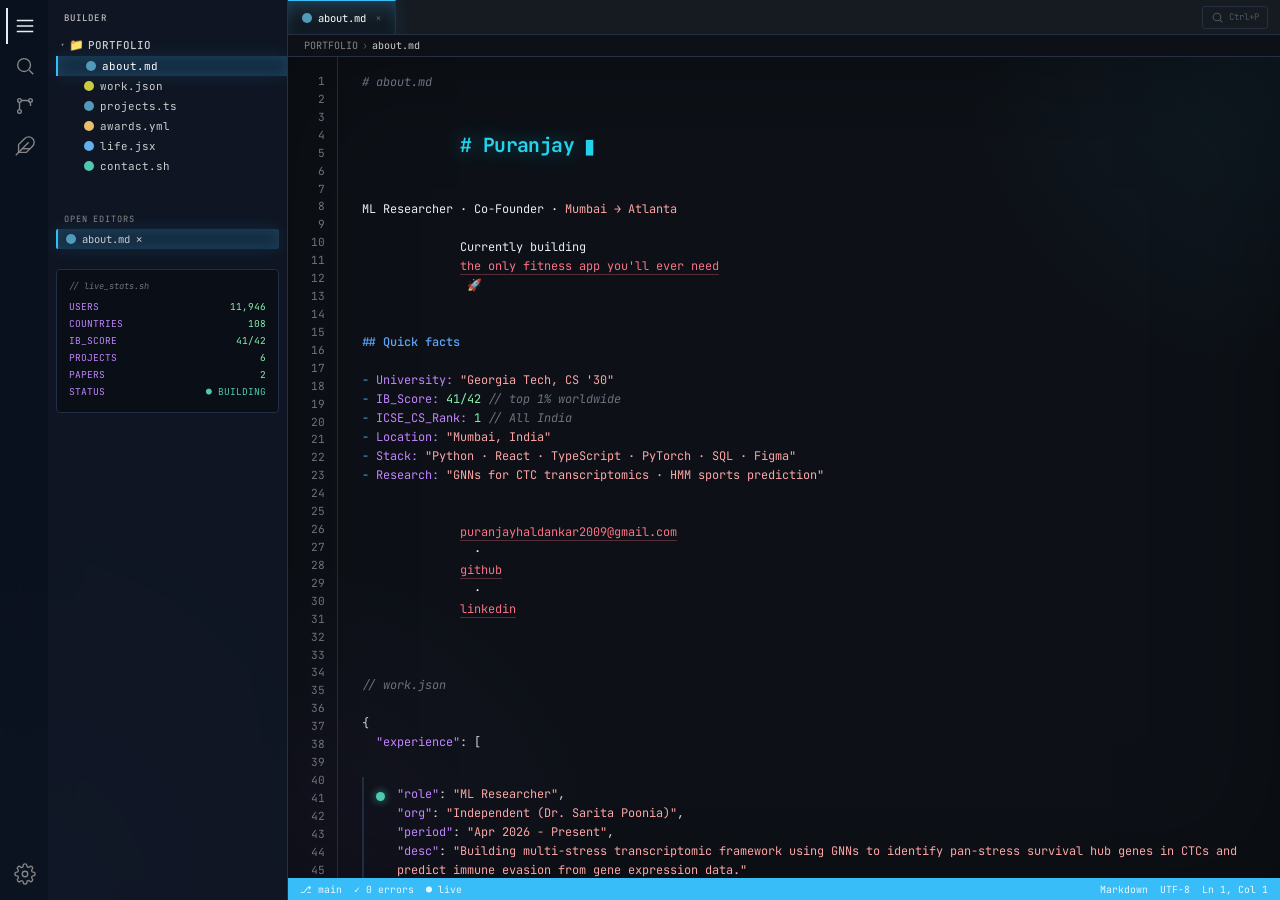
<file: index.html>
<!DOCTYPE html>
<html lang="en">
<head>
  <meta charset="UTF-8" />
  <meta name="viewport" content="width=device-width, initial-scale=1.0" />
  <title>Puranjay Haldankar</title>
  <link rel="stylesheet" href="style.css" />
  <link rel="preconnect" href="https://fonts.googleapis.com" />
  <link rel="preconnect" href="https://fonts.gstatic.com" crossorigin />
  <link href="https://fonts.googleapis.com/css2?family=JetBrains+Mono:ital,wght@0,300;0,400;0,500;0,700;1,300&display=swap" rel="stylesheet" />
</head>
<body>

  <!-- COMMAND PALETTE -->
  <div class="cmd-overlay" id="cmdOverlay">
    <div class="cmd-box">
      <div class="cmd-input-wrap">
        <span class="cmd-arrow">›</span>
        <input class="cmd-input" id="cmdInput" placeholder="Go to file..." autofocus />
      </div>
      <div class="cmd-results">
        <div class="cmd-result active" data-href="#about">about.md <span class="cmd-hint">About</span></div>
        <div class="cmd-result" data-href="#work">work.json <span class="cmd-hint">Experience</span></div>
        <div class="cmd-result" data-href="#projects">projects.ts <span class="cmd-hint">Projects</span></div>
        <div class="cmd-result" data-href="#awards">awards.yml <span class="cmd-hint">Awards</span></div>
        <div class="cmd-result" data-href="#life">hobbies.jsx <span class="cmd-hint">Life</span></div>
        <div class="cmd-result" data-href="#contact">contact.sh <span class="cmd-hint">Contact</span></div>
      </div>
    </div>
  </div>

  <!-- ACTIVITY BAR -->
  <div class="activity-bar">
    <div class="activity-icon active" title="Explorer" data-section="explorer">
      <svg width="22" height="22" viewBox="0 0 24 24" fill="none" stroke="currentColor" stroke-width="1.5"><path d="M3 6h18M3 12h18M3 18h18"/></svg>
    </div>
    <div class="activity-icon" title="Search" data-section="search">
      <svg width="22" height="22" viewBox="0 0 24 24" fill="none" stroke="currentColor" stroke-width="1.5"><circle cx="11" cy="11" r="7"/><path d="m21 21-4.35-4.35"/></svg>
    </div>
    <div class="activity-icon" title="Source Control" data-section="git">
      <svg width="22" height="22" viewBox="0 0 24 24" fill="none" stroke="currentColor" stroke-width="1.5"><circle cx="6" cy="6" r="2"/><circle cx="6" cy="18" r="2"/><circle cx="18" cy="6" r="2"/><path d="M6 8v8M8 6h6a4 4 0 0 1 4 4v2"/></svg>
    </div>
    <div class="activity-icon" title="Extensions" data-section="ext">
      <svg width="22" height="22" viewBox="0 0 24 24" fill="none" stroke="currentColor" stroke-width="1.5"><path d="M20.24 12.24a6 6 0 0 0-8.49-8.49L5 10.5V19h8.5l6.74-6.76z"/><line x1="16" y1="8" x2="2" y2="22"/><line x1="17.5" y1="15" x2="9" y2="15"/></svg>
    </div>
    <div class="activity-spacer"></div>
    <div class="activity-icon" title="Settings">
      <svg width="22" height="22" viewBox="0 0 24 24" fill="none" stroke="currentColor" stroke-width="1.5"><circle cx="12" cy="12" r="3"/><path d="M19.4 15a1.65 1.65 0 0 0 .33 1.82l.06.06a2 2 0 0 1-2.83 2.83l-.06-.06a1.65 1.65 0 0 0-1.82-.33 1.65 1.65 0 0 0-1 1.51V21a2 2 0 0 1-4 0v-.09A1.65 1.65 0 0 0 9 19.4a1.65 1.65 0 0 0-1.82.33l-.06.06a2 2 0 0 1-2.83-2.83l.06-.06A1.65 1.65 0 0 0 4.68 15a1.65 1.65 0 0 0-1.51-1H3a2 2 0 0 1 0-4h.09A1.65 1.65 0 0 0 4.6 9a1.65 1.65 0 0 0-.33-1.82l-.06-.06a2 2 0 0 1 2.83-2.83l.06.06A1.65 1.65 0 0 0 9 4.68a1.65 1.65 0 0 0 1-1.51V3a2 2 0 0 1 4 0v.09a1.65 1.65 0 0 0 1 1.51 1.65 1.65 0 0 0 1.82-.33l.06-.06a2 2 0 0 1 2.83 2.83l-.06.06A1.65 1.65 0 0 0 19.4 9a1.65 1.65 0 0 0 1.51 1H21a2 2 0 0 1 0 4h-.09a1.65 1.65 0 0 0-1.51 1z"/></svg>
    </div>
  </div>

  <!-- SIDEBAR -->
  <aside class="sidebar" id="sidebar">
    <div class="sidebar-header">BUILDER</div>
    <div class="sidebar-section">
      <div class="tree-root open" id="treeRoot">
        <span class="tree-arrow">▾</span>
        <span class="tree-folder-icon">📁</span>
        <span>PORTFOLIO</span>
      </div>
      <div class="tree-children" id="treeChildren">
        <a href="#about" class="tree-file active" data-file="about.md">
          <span class="file-icon md"></span>about.md
        </a>
        <a href="#work" class="tree-file" data-file="work.json">
          <span class="file-icon json"></span>work.json
        </a>
        <a href="#projects" class="tree-file" data-file="projects.ts">
          <span class="file-icon ts"></span>projects.ts
        </a>
        <a href="#awards" class="tree-file" data-file="awards.yml">
          <span class="file-icon yml"></span>awards.yml
        </a>
        <a href="#life" class="tree-file" data-file="hobbies.jsx">
          <span class="file-icon jsx"></span>life.jsx
        </a>
        <a href="#contact" class="tree-file" data-file="contact.sh">
          <span class="file-icon sh"></span>contact.sh
        </a>
      </div>
    </div>
    <div class="sidebar-section" style="margin-top:1.5rem">
      <div class="sidebar-group-label">OPEN EDITORS</div>
      <div class="open-editors">
        <div class="open-editor active">
          <span class="file-icon md"></span>about.md
          <span class="editor-close">✕</span>
        </div>
      </div>
    </div>
    <!-- LIVE METRICS PANEL -->
    <div class="metrics-panel">
      <div class="metrics-label">// live_stats.sh</div>
      <div class="metric-line"><span class="m-key">USERS</span><span class="m-val counter" data-target="20000">0</span></div>
      <div class="metric-line"><span class="m-key">COUNTRIES</span><span class="m-val">108</span></div>
      <div class="metric-line"><span class="m-key">IB_SCORE</span><span class="m-val">41/42</span></div>
      <div class="metric-line"><span class="m-key">PROJECTS</span><span class="m-val">6</span></div>
      <div class="metric-line"><span class="m-key">PAPERS</span><span class="m-val">2</span></div>
      <div class="metric-line"><span class="m-key">STATUS</span><span class="m-val blink-val">● BUILDING</span></div>
    </div>
  </aside>

  <!-- MAIN EDITOR AREA -->
  <div class="editor-wrap">

    <!-- TAB BAR -->
    <div class="tab-bar" id="tabBar">
      <div class="tab active" data-file="about.md">
        <span class="file-icon md"></span>about.md
        <span class="tab-close">✕</span>
      </div>
      <!-- cmd palette hint -->
      <div class="cmd-hint-tab" id="cmdHint" title="Open Command Palette (Ctrl+P)">
        <svg width="13" height="13" viewBox="0 0 24 24" fill="none" stroke="currentColor" stroke-width="2"><circle cx="11" cy="11" r="7"/><path d="m21 21-4.35-4.35"/></svg>
        Ctrl+P
      </div>
    </div>

    <!-- BREADCRUMB -->
    <div class="breadcrumb">
      <span>PORTFOLIO</span>
      <span class="bc-sep">›</span>
      <span class="bc-active" id="breadcrumbFile">about.md</span>
    </div>

    <!-- EDITOR CONTENT -->
    <main class="editor-content">
      <div class="code-view">
        <div class="line-nums" id="lineNums"></div>
        <div class="code-body">

          <!-- ── ABOUT ──────────────────────────── -->
          <section id="about" class="code-section">
            <div class="code-line"><span class="ln-comment"># about.md</span></div>
            <div class="code-line">&nbsp;</div>
            <div class="code-line">
              <span class="ln-h1 typed-text" id="typedName"></span><span class="cursor">█</span>
            </div>
            <div class="code-line">&nbsp;</div>
            <div class="code-line"><span class="ln-text">ML Researcher · Co-Founder · </span><span class="ln-string">Mumbai → Atlanta</span></div>
            <div class="code-line">
              <span class="ln-text">Currently building </span>
              <a href="#" class="ln-link">the only fitness app you'll ever need</a>
              <span class="ln-text"> 🚀</span>
            </div>
            <div class="code-line">&nbsp;</div>
            <div class="code-line"><span class="ln-h2">## Quick facts</span></div>
            <div class="code-line">&nbsp;</div>
            <div class="code-line reveal"><span class="ln-bullet">-</span> <span class="ln-key">University:</span> <span class="ln-string">"Georgia Tech, CS '30"</span></div>
            <div class="code-line reveal"><span class="ln-bullet">-</span> <span class="ln-key">IB_Score:</span> <span class="ln-number">41/42</span> <span class="ln-comment">// top 1% worldwide</span></div>
            <div class="code-line reveal"><span class="ln-bullet">-</span> <span class="ln-key">ICSE_CS_Rank:</span> <span class="ln-number">1</span> <span class="ln-comment">// All India</span></div>
            <div class="code-line reveal"><span class="ln-bullet">-</span> <span class="ln-key">Location:</span> <span class="ln-string">"Mumbai, India"</span></div>
            <div class="code-line reveal"><span class="ln-bullet">-</span> <span class="ln-key">Stack:</span> <span class="ln-string">"Python · React · TypeScript · PyTorch · SQL · Figma"</span></div>
            <div class="code-line reveal"><span class="ln-bullet">-</span> <span class="ln-key">Research:</span> <span class="ln-string">"GNNs for CTC transcriptomics · HMM sports prediction"</span></div>
            <div class="code-line">&nbsp;</div>
            <div class="code-line">
              <a href="mailto:puranjayhaldankar2009@gmail.com" class="ln-link">puranjayhaldankar2009@gmail.com</a>
              <span class="ln-text">  ·  </span>
              <a href="https://github.com/puranjayh" class="ln-link" target="_blank">github</a>
              <span class="ln-text">  ·  </span>
              <a href="https://www.linkedin.com/in/puranjay-haldankar-529a07320/" class="ln-link" target="_blank">linkedin</a>
            </div>
            <div class="code-line">&nbsp;</div>
            <div class="code-line">&nbsp;</div>
          </section>

          <!-- ── WORK ──────────────────────────── -->
          <section id="work" class="code-section">
            <div class="code-line"><span class="ln-comment">// work.json</span></div>
            <div class="code-line">&nbsp;</div>
            <div class="code-line"><span class="ln-punct">{</span></div>
            <div class="code-line">&nbsp;&nbsp;<span class="ln-key">"experience"</span><span class="ln-punct">: [</span></div>
            <div class="code-line">&nbsp;</div>

            <div class="work-entry reveal">
              <div class="work-header">
                <div class="work-dot dot-active"></div>
                <div>
                  <div class="code-line"><span class="ln-key">"role"</span><span class="ln-punct">:</span> <span class="ln-string">"ML Researcher"</span><span class="ln-punct">,</span></div>
                  <div class="code-line"><span class="ln-key">"org"</span><span class="ln-punct">:</span> <span class="ln-string">"Independent (Dr. Sarita Poonia)"</span><span class="ln-punct">,</span></div>
                  <div class="code-line"><span class="ln-key">"period"</span><span class="ln-punct">:</span> <span class="ln-string">"Apr 2026 - Present"</span><span class="ln-punct">,</span></div>
                  <div class="code-line"><span class="ln-key">"desc"</span><span class="ln-punct">:</span> <span class="ln-string">"Building multi-stress transcriptomic framework using GNNs to identify pan-stress survival hub genes in CTCs and predict immune evasion from gene expression data."</span></div>
                  <div class="work-tags"><span class="tag">GNN</span><span class="tag">RNA-seq</span><span class="tag">PyTorch</span><span class="tag">Bioinformatics</span></div>
                </div>
              </div>
            </div>

            <div class="work-entry reveal">
              <div class="work-header">
                <div class="work-dot dot-active"></div>
                <div>
                  <div class="code-line"><span class="ln-key">"role"</span><span class="ln-punct">:</span> <span class="ln-string">"Co-Founder & CTO"</span><span class="ln-punct">,</span></div>
                  <div class="code-line"><span class="ln-key">"org"</span><span class="ln-punct">:</span> <span class="ln-string">"IB Cognito"</span><span class="ln-punct">,</span></div>
                  <div class="code-line"><span class="ln-key">"period"</span><span class="ln-punct">:</span> <span class="ln-string">"Jul 2024 - Present"</span><span class="ln-punct">,</span></div>
                  <div class="code-line"><span class="ln-key">"desc"</span><span class="ln-punct">:</span> <span class="ln-string">"Built free IB learning platform from scratch → 10k monthly users, 108 countries. Backed by WACP International."</span></div>
                  <div class="work-tags"><span class="tag">React</span><span class="tag">Node.js</span><span class="tag">10k users</span><span class="tag">108 countries</span></div>
                </div>
              </div>
            </div>

            <div class="work-entry reveal">
              <div class="work-header">
                <div class="work-dot dot-active"></div>
                <div>
                  <div class="code-line"><span class="ln-key">"role"</span><span class="ln-punct">:</span> <span class="ln-string">"Co-ops Lead"</span><span class="ln-punct">,</span></div>
                  <div class="code-line"><span class="ln-key">"org"</span><span class="ln-punct">:</span> <span class="ln-string">"MLV"</span><span class="ln-punct">,</span></div>
                  <div class="code-line"><span class="ln-key">"period"</span><span class="ln-punct">:</span> <span class="ln-string">"Feb 2026 - Present"</span><span class="ln-punct">,</span></div>
                  <div class="code-line"><span class="ln-key">"desc"</span><span class="ln-punct">:</span> <span class="ln-string">"Managing and scaling brand ambassador network across India. Recruiting, onboarding, and performance-tracking community leads."</span></div>
                  <div class="work-tags"><span class="tag">Leadership</span><span class="tag">Operations</span></div>
                </div>
              </div>
            </div>

            <div class="work-entry reveal">
              <div class="work-header">
                <div class="work-dot dot-past"></div>
                <div>
                  <div class="code-line"><span class="ln-key">"role"</span><span class="ln-punct">:</span> <span class="ln-string">"AI/ML Intern"</span><span class="ln-punct">,</span></div>
                  <div class="code-line"><span class="ln-key">"org"</span><span class="ln-punct">:</span> <span class="ln-string">"Pharmint"</span><span class="ln-punct">,</span></div>
                  <div class="code-line"><span class="ln-key">"period"</span><span class="ln-punct">:</span> <span class="ln-string">"Jun - Aug 2025"</span><span class="ln-punct">,</span></div>
                  <div class="code-line"><span class="ln-key">"desc"</span><span class="ln-punct">:</span> <span class="ln-string">"ML classification of hypoxic vs normoxic cancer cell states from RNA-seq data. 83.3% accuracy via LOO CV. Supervised by Dr. Sarita Poonia."</span></div>
                  <div class="work-tags"><span class="tag">Random Forest</span><span class="tag">RNA-seq</span><span class="tag">83.3% acc</span></div>
                </div>
              </div>
            </div>

            <div class="work-entry reveal">
              <div class="work-header">
                <div class="work-dot dot-past"></div>
                <div>
                  <div class="code-line"><span class="ln-key">"role"</span><span class="ln-punct">:</span> <span class="ln-string">"Web Developer"</span><span class="ln-punct">,</span></div>
                  <div class="code-line"><span class="ln-key">"org"</span><span class="ln-punct">:</span> <a href="https://sanjayrajawat.com" class="ln-link" target="_blank">"sanjayrajawat.com"</a><span class="ln-punct">,</span></div>
                  <div class="code-line"><span class="ln-key">"period"</span><span class="ln-punct">:</span> <span class="ln-string">"Jun - Sep 2025"</span><span class="ln-punct">,</span></div>
                  <div class="code-line"><span class="ln-key">"desc"</span><span class="ln-punct">:</span> <span class="ln-string">"End-to-end dev of IB educational platform with 3k+ paid users. 40+ dynamic pages, interactive quizzes (HTML/CSS/PHP), Stripe payment infra."</span></div>
                  <div class="work-tags"><span class="tag">PHP</span><span class="tag">Stripe</span><span class="tag">3k+ users</span></div>
                </div>
              </div>
            </div>

            <div class="work-entry reveal">
              <div class="work-header">
                <div class="work-dot dot-past"></div>
                <div>
                  <div class="code-line"><span class="ln-key">"role"</span><span class="ln-punct">:</span> <span class="ln-string">"Policy Research Intern"</span><span class="ln-punct">,</span></div>
                  <div class="code-line"><span class="ln-key">"org"</span><span class="ln-punct">:</span> <span class="ln-string">"Government of Uttar Pradesh"</span><span class="ln-punct">,</span></div>
                  <div class="code-line"><span class="ln-key">"period"</span><span class="ln-punct">:</span> <span class="ln-string">"May - Jul 2025"</span><span class="ln-punct">,</span></div>
                  <div class="code-line"><span class="ln-key">"desc"</span><span class="ln-punct">:</span> <span class="ln-string">"Proposed cooperative-based economic model for farmers in Hathras district. Focused on feasibility and long-term sustainability."</span></div>
                  <div class="work-tags"><span class="tag">Policy</span><span class="tag">Research</span><span class="tag">Economics</span></div>
                </div>
              </div>
            </div>

            <div class="work-entry reveal">
              <div class="work-header">
                <div class="work-dot dot-past"></div>
                <div>
                  <div class="code-line"><span class="ln-key">"role"</span><span class="ln-punct">:</span> <span class="ln-string">"Library Development Manager"</span><span class="ln-punct">,</span></div>
                  <div class="code-line"><span class="ln-key">"org"</span><span class="ln-punct">:</span> <span class="ln-string">"Share A Book India"</span><span class="ln-punct">,</span></div>
                  <div class="code-line"><span class="ln-key">"period"</span><span class="ln-punct">:</span> <span class="ln-string">"Mar 2025 - May 2026"</span><span class="ln-punct">,</span></div>
                  <div class="code-line"><span class="ln-key">"desc"</span><span class="ln-punct">:</span> <span class="ln-string">"Launched city's first Library Development Program. Impacted 100+ underprivileged students, improving English reading by at least one grade."</span></div>
                  <div class="work-tags"><span class="tag">Social Impact</span><span class="tag">100+ students</span></div>
                </div>
              </div>
            </div>

            <div class="work-entry reveal">
              <div class="work-header">
                <div class="work-dot dot-past"></div>
                <div>
                  <div class="code-line"><span class="ln-key">"role"</span><span class="ln-punct">:</span> <span class="ln-string">"Teaching Intern"</span><span class="ln-punct">,</span></div>
                  <div class="code-line"><span class="ln-key">"org"</span><span class="ln-punct">:</span> <span class="ln-string">"Schoolhouse.world + Udaan India Foundation"</span><span class="ln-punct">,</span></div>
                  <div class="code-line"><span class="ln-key">"period"</span><span class="ln-punct">:</span> <span class="ln-string">"Jul 2024 - Jun 2025"</span><span class="ln-punct">,</span></div>
                  <div class="code-line"><span class="ln-key">"desc"</span><span class="ln-punct">:</span> <span class="ln-string">"SAT Math to 40+ learners across 20+ countries (Schoolhouse). Science & reasoning to 40+ underprivileged students (Udaan)."</span></div>
                  <div class="work-tags"><span class="tag">Teaching</span><span class="tag">80+ students</span><span class="tag">20+ countries</span></div>
                </div>
              </div>
            </div>

            <div class="code-line">&nbsp;&nbsp;<span class="ln-punct">]</span></div>
            <div class="code-line"><span class="ln-punct">}</span></div>
            <div class="code-line">&nbsp;</div>
            <div class="code-line">&nbsp;</div>
          </section>

          <!-- ── PROJECTS ────────────────────────── -->
          <section id="projects" class="code-section">
            <div class="code-line"><span class="ln-comment">// projects.ts — click to expand</span></div>
            <div class="code-line">&nbsp;</div>
            <div class="code-line"><span class="ln-keyword">const</span> <span class="ln-var">projects</span> <span class="ln-punct">= [</span></div>
            <div class="code-line">&nbsp;</div>

            <!-- PROJECT 1: IB Cognito -->
            <div class="proj-block reveal" data-proj="ibcognito">
              <div class="proj-header" onclick="toggleProject('ibcognito')">
                <span class="proj-arrow">▶</span>
                <span class="ln-punct">{</span>
                <span class="ln-key">name</span><span class="ln-punct">:</span> <span class="ln-string">"IB Cognito"</span><span class="ln-punct">,</span>
                <span class="ln-key">status</span><span class="ln-punct">:</span> <span class="ln-string building">"live 🟢"</span>
                <span class="proj-expand-hint">// click to expand</span>
              </div>
              <div class="proj-body" id="proj-ibcognito">
                <div class="proj-content">
                  <div class="proj-metrics-row">
                    <div class="proj-metric"><span class="pm-num">10k+</span><span class="pm-label">monthly users</span></div>
                    <div class="proj-metric"><span class="pm-num">108</span><span class="pm-label">countries</span></div>
                    <div class="proj-metric"><span class="pm-num">WACP</span><span class="pm-label">backed</span></div>
                  </div>
                  <div class="proj-desc-block">
                    <div class="code-line">&nbsp;&nbsp;&nbsp;&nbsp;<span class="ln-key">desc</span><span class="ln-punct">:</span> <span class="ln-string">"Free IB learning platform built from scratch. Global reach spanning 108 countries — zero marketing budget."</span></div>
                    <div class="code-line">&nbsp;&nbsp;&nbsp;&nbsp;<span class="ln-key">stack</span><span class="ln-punct">:</span> <span class="ln-punct">[</span><span class="ln-string">"React"</span><span class="ln-punct">, </span><span class="ln-string">"Node.js"</span><span class="ln-punct">, </span><span class="ln-string">"PostgreSQL"</span><span class="ln-punct">],</span></div>
                    <div class="code-line">&nbsp;&nbsp;&nbsp;&nbsp;<span class="ln-key">url</span><span class="ln-punct">:</span> <a href="https://ibcognito.com" class="ln-link" target="_blank">"ibcognito.com"</a></div>
                  </div>
                  <div class="work-tags" style="padding-left:1.5rem"><span class="tag">React</span><span class="tag">Node.js</span><span class="tag">PostgreSQL</span><span class="tag">EdTech</span></div>
                </div>
              </div>
              <div class="code-line">&nbsp;&nbsp;<span class="ln-punct">},</span></div>
            </div>

            <!-- PROJECT 2: Black-Scholes -->
            <div class="proj-block reveal" data-proj="blackscholes">
              <div class="proj-header" onclick="toggleProject('blackscholes')">
                <span class="proj-arrow">▶</span>
                <span class="ln-punct">{</span>
                <span class="ln-key">name</span><span class="ln-punct">:</span> <span class="ln-string">"Black-Scholes Options Pricer"</span><span class="ln-punct">,</span>
                <span class="ln-key">status</span><span class="ln-punct">:</span> <span class="ln-string inprogress">"complete"</span>
              </div>
              <div class="proj-body" id="proj-blackscholes">
                <div class="proj-content">
                  <div class="proj-formula">
                    <span class="formula-label">// Black-Scholes</span>
                    <span class="formula-eq">C = S·N(d₁) - K·e<sup>-rT</sup>·N(d₂)</span>
                    <span class="formula-label">// norm_cdf via Abramowitz &amp; Stegun (err &lt; 7.5e-8)</span>
                  </div>
                  <div class="proj-desc-block">
                    <div class="code-line">&nbsp;&nbsp;&nbsp;&nbsp;<span class="ln-key">desc</span><span class="ln-punct">:</span> <span class="ln-string">"European option pricing from scratch. Built analytical Black-Scholes, all 5 Greeks (Δ Γ V Θ ρ), Monte Carlo via geometric Brownian motion — zero financial libs."</span></div>
                    <div class="code-line">&nbsp;&nbsp;&nbsp;&nbsp;<span class="ln-key">stack</span><span class="ln-punct">:</span> <span class="ln-punct">[</span><span class="ln-string">"Python"</span><span class="ln-punct">, </span><span class="ln-string">"NumPy"</span><span class="ln-punct">, </span><span class="ln-string">"Monte Carlo"</span><span class="ln-punct">],</span></div>
                    <div class="code-line">&nbsp;&nbsp;&nbsp;&nbsp;<span class="ln-key">period</span><span class="ln-punct">:</span> <span class="ln-string">"Mar - Apr 2026"</span></div>
                  </div>
                  <div class="work-tags" style="padding-left:1.5rem"><span class="tag">Python</span><span class="tag">Quant Finance</span><span class="tag">Monte Carlo</span><span class="tag">from scratch</span></div>
                </div>
              </div>
              <div class="code-line">&nbsp;&nbsp;<span class="ln-punct">},</span></div>
            </div>

            <!-- PROJECT 3: Stock Forecasting -->
            <div class="proj-block reveal" data-proj="stocks">
              <div class="proj-header" onclick="toggleProject('stocks')">
                <span class="proj-arrow">▶</span>
                <span class="ln-punct">{</span>
                <span class="ln-key">name</span><span class="ln-punct">:</span> <span class="ln-string">"Ensemble Stock Forecaster"</span><span class="ln-punct">,</span>
                <span class="ln-key">status</span><span class="ln-punct">:</span> <span class="ln-string inprogress">"published"</span>
              </div>
              <div class="proj-body" id="proj-stocks">
                <div class="proj-content">
                  <div class="proj-metrics-row">
                    <div class="proj-metric"><span class="pm-num">55%</span><span class="pm-label">directional acc</span></div>
                    <div class="proj-metric"><span class="pm-num">150+</span><span class="pm-label">downloads</span></div>
                    <div class="proj-metric"><span class="pm-num">5</span><span class="pm-label">models ensembled</span></div>
                  </div>
                  <div class="proj-desc-block">
                    <div class="code-line">&nbsp;&nbsp;&nbsp;&nbsp;<span class="ln-key">desc</span><span class="ln-punct">:</span> <span class="ln-string">"Multi-model ensemble integrating RF, XGBoost, ARIMA, Prophet, Gradient Boosting on SPY data. 15+ technical indicators. Published in RARS."</span></div>
                    <div class="code-line">&nbsp;&nbsp;&nbsp;&nbsp;<span class="ln-key">stack</span><span class="ln-punct">:</span> <span class="ln-punct">[</span><span class="ln-string">"Python"</span><span class="ln-punct">, </span><span class="ln-string">"XGBoost"</span><span class="ln-punct">, </span><span class="ln-string">"Streamlit"</span><span class="ln-punct">, </span><span class="ln-string">"yfinance"</span><span class="ln-punct">],</span></div>
                    <div class="code-line">&nbsp;&nbsp;&nbsp;&nbsp;<span class="ln-key">paper</span><span class="ln-punct">:</span> <span class="ln-string">"Research Archive of Rising Scholars · Sep 2025"</span></div>
                  </div>
                  <div class="work-tags" style="padding-left:1.5rem"><span class="tag">XGBoost</span><span class="tag">ARIMA</span><span class="tag">Prophet</span><span class="tag">Streamlit</span><span class="tag">Published</span></div>
                </div>
              </div>
              <div class="code-line">&nbsp;&nbsp;<span class="ln-punct">},</span></div>
            </div>

            <!-- PROJECT 4: Cancer ML -->
            <div class="proj-block reveal" data-proj="cancer">
              <div class="proj-header" onclick="toggleProject('cancer')">
                <span class="proj-arrow">▶</span>
                <span class="ln-punct">{</span>
                <span class="ln-key">name</span><span class="ln-punct">:</span> <span class="ln-string">"ML Cancer Genomics Classifier"</span><span class="ln-punct">,</span>
                <span class="ln-key">status</span><span class="ln-punct">:</span> <span class="ln-string building">"research"</span>
              </div>
              <div class="proj-body" id="proj-cancer">
                <div class="proj-content">
                  <div class="proj-metrics-row">
                    <div class="proj-metric"><span class="pm-num">83.3%</span><span class="pm-label">accuracy</span></div>
                    <div class="proj-metric"><span class="pm-num">9,908</span><span class="pm-label">genes analyzed</span></div>
                    <div class="proj-metric"><span class="pm-num">LOO</span><span class="pm-label">cross-validation</span></div>
                  </div>
                  <div class="proj-desc-block">
                    <div class="code-line">&nbsp;&nbsp;&nbsp;&nbsp;<span class="ln-key">desc</span><span class="ln-punct">:</span> <span class="ln-string">"Random Forest on high-dimensional gene expression data to classify hypoxic vs normoxic cancer cell states. PCA + DEA on GEO GSE260794."</span></div>
                    <div class="code-line">&nbsp;&nbsp;&nbsp;&nbsp;<span class="ln-key">stack</span><span class="ln-punct">:</span> <span class="ln-punct">[</span><span class="ln-string">"Python"</span><span class="ln-punct">, </span><span class="ln-string">"scikit-learn"</span><span class="ln-punct">, </span><span class="ln-string">"PCA"</span><span class="ln-punct">, </span><span class="ln-string">"RNA-seq"</span><span class="ln-punct">]</span></div>
                  </div>
                  <div class="work-tags" style="padding-left:1.5rem"><span class="tag">scikit-learn</span><span class="tag">PCA</span><span class="tag">RNA-seq</span><span class="tag">Pharmint</span></div>
                </div>
              </div>
              <div class="code-line">&nbsp;&nbsp;<span class="ln-punct">},</span></div>
            </div>

            <!-- PROJECT 5: RSA -->
            <div class="proj-block reveal" data-proj="rsa">
              <div class="proj-header" onclick="toggleProject('rsa')">
                <span class="proj-arrow">▶</span>
                <span class="ln-punct">{</span>
                <span class="ln-key">name</span><span class="ln-punct">:</span> <span class="ln-string">"RSA Decryption Time Modeller"</span><span class="ln-punct">,</span>
                <span class="ln-key">status</span><span class="ln-punct">:</span> <span class="ln-string award">"IB IA · A grade"</span>
              </div>
              <div class="proj-body" id="proj-rsa">
                <div class="proj-content">
                  <div class="proj-formula">
                    <span class="formula-label">// Pollard's Rho complexity</span>
                    <span class="formula-eq">T ≈ O(n<sup>1/4</sup>) vs O(n<sup>1/2</sup>) naive</span>
                    <span class="formula-label">// 308-digit key → 10^313s (naïve) | 10^152s (Rho)</span>
                  </div>
                  <div class="proj-desc-block">
                    <div class="code-line">&nbsp;&nbsp;&nbsp;&nbsp;<span class="ln-key">desc</span><span class="ln-punct">:</span> <span class="ln-string">"Full RSA pipeline from scratch. Naïve Trial Division + Pollard's Rho factorization engines. Benchmarked across 4-13 digit primes, extrapolated to real-world 308-digit keys."</span></div>
                    <div class="code-line">&nbsp;&nbsp;&nbsp;&nbsp;<span class="ln-key">stack</span><span class="ln-punct">:</span> <span class="ln-punct">[</span><span class="ln-string">"Python"</span><span class="ln-punct">, </span><span class="ln-string">"Cryptography"</span><span class="ln-punct">, </span><span class="ln-string">"Number Theory"</span><span class="ln-punct">]</span></div>
                  </div>
                  <div class="work-tags" style="padding-left:1.5rem"><span class="tag">Cryptography</span><span class="tag">Python</span><span class="tag">Number Theory</span><span class="tag">from scratch</span></div>
                </div>
              </div>
              <div class="code-line">&nbsp;&nbsp;<span class="ln-punct">}</span></div>
            </div>

            <div class="code-line"><span class="ln-punct">]</span></div>
            <div class="code-line">&nbsp;</div>
            <div class="code-line"><span class="ln-keyword">export default</span> <span class="ln-var">projects</span><span class="ln-punct">;</span></div>
            <div class="code-line">&nbsp;</div>
            <div class="code-line">&nbsp;</div>
          </section>

          <!-- ── AWARDS ──────────────────────────── -->
          <section id="awards" class="code-section">
            <div class="code-line"><span class="ln-comment"># awards.yml</span></div>
            <div class="code-line">&nbsp;</div>
            <div class="code-line"><span class="ln-key">honors</span><span class="ln-punct">:</span></div>
            <div class="code-line">&nbsp;</div>

            <div class="awards-grid">
              <div class="award-card reveal">
                <div class="award-icon">🏆</div>
                <div class="award-body">
                  <div class="award-title">Principal's Award</div>
                  <div class="award-meta">Podar International School · Apr 2026</div>
                  <div class="award-desc">Awarded to 6 of 100 students for all-rounder excellence across academics, leadership & extracurriculars.</div>
                </div>
              </div>
              <div class="award-card reveal">
                <div class="award-icon">💡</div>
                <div class="award-body">
                  <div class="award-title">Young Innovator's Award</div>
                  <div class="award-meta">Podar International School · Apr 2026</div>
                  <div class="award-desc">For building IB Cognito and scaling to 10k monthly users while studying IBDP full-time.</div>
                </div>
              </div>
              <div class="award-card reveal">
                <div class="award-icon">📈</div>
                <div class="award-body">
                  <div class="award-title">4th Place — Harvard Stock Pitch</div>
                  <div class="award-meta">Harvard Student Agencies · Sep 2024</div>
                  <div class="award-desc">International equity pitch competition. Delivered valuation analysis, growth catalysts, and risk assessment to Harvard panel.</div>
                </div>
              </div>
              <div class="award-card reveal">
                <div class="award-icon">🥉</div>
                <div class="award-body">
                  <div class="award-title">AMO 2024 Bronze · World Rank 17</div>
                  <div class="award-meta">SIMCC · India Rank 14</div>
                  <div class="award-desc">American Math Olympiad. Bronze medal, ranked 17th globally and 14th in India.</div>
                </div>
              </div>
              <div class="award-card reveal">
                <div class="award-icon">🥇</div>
                <div class="award-body">
                  <div class="award-title">All India Rank 1 — ICSE CS</div>
                  <div class="award-meta">CISCE Merit Certificate</div>
                  <div class="award-desc">Top of India in ICSE Computer Science examinations.</div>
                </div>
              </div>
              <div class="award-card reveal">
                <div class="award-icon">🔬</div>
                <div class="award-body">
                  <div class="award-title">IRO 2025 Honor Roll</div>
                  <div class="award-meta">International Research Olympiad</div>
                  <div class="award-desc">Recognized for research excellence on the international stage.</div>
                </div>
              </div>
              <div class="award-card reveal">
                <div class="award-icon">🥉</div>
                <div class="award-body">
                  <div class="award-title">NJCO 2024 Bronze</div>
                  <div class="award-meta">COF · National Junior Chemistry Olympiad</div>
                  <div class="award-desc">Bronze medal at the National Junior Chemistry Olympiad.</div>
                </div>
              </div>
              <div class="award-card reveal">
                <div class="award-icon">📄</div>
                <div class="award-body">
                  <div class="award-title">Published Researcher (×2)</div>
                  <div class="award-meta">RARS · Sep 2025 + IERJ · Dec 2024</div>
                  <div class="award-desc">SPY forecasting paper (150+ downloads) + Quantum Cryptography paper in IERJ.</div>
                </div>
              </div>
            </div>

            <div class="code-line">&nbsp;</div>
            <div class="code-line">&nbsp;</div>
          </section>

          <!-- ── HOBBIES ─────────────────────────── -->
          <section id="life" class="code-section">
            <div class="code-line"><span class="ln-comment">// hobbies.jsx — life outside the editor</span></div>
            <div class="code-line">&nbsp;</div>
            <div class="code-line"><span class="ln-keyword">export function</span> <span class="ln-var">Life</span><span class="ln-punct">() {</span></div>
            <div class="code-line">&nbsp;&nbsp;<span class="ln-keyword">return</span> <span class="ln-punct">(</span></div>
            <div class="code-line">&nbsp;</div>
            <div class="hobbies-grid">

              <div class="hobby-item reveal">
                <div class="module-header">
                  
                  <span class="module-name">failing.module</span>
                  <span class="module-status status-warn">● always</span>
                </div>
                <div class="hobby-meta">
                  <span class="hobby-prop"><span class="ln-key">failed_projects</span><span class="ln-punct">:</span> <span class="ln-number">20</span><span class="ln-punct">+</span></span>
                  <span class="hobby-prop"><span class="ln-key">rejections</span><span class="ln-punct">:</span> <span class="ln-number">5</span></span>
                  <span class="hobby-prop"><span class="ln-key">cold_emails</span><span class="ln-punct">:</span> <span class="ln-number">50</span><span class="ln-punct">+</span></span>
                  <span class="hobby-prop"><span class="ln-key">goal</span><span class="ln-punct">:</span> <span class="ln-string">"keep failing till i succeed"</span></span>
                </div>
              </div>

              <div class="hobby-item reveal">
                <div class="module-header">
                  
                  <span class="module-name">teaching.module</span>
                  <span class="module-status status-active">● done</span>
                </div>
                <div class="hobby-meta">
                  <span class="hobby-prop"><span class="ln-key">students</span><span class="ln-punct">:</span> <span class="ln-number">80</span><span class="ln-punct">+</span></span>
                  <span class="hobby-prop"><span class="ln-key">countries</span><span class="ln-punct">:</span> <span class="ln-number">20</span><span class="ln-punct">+</span></span>
                  <span class="hobby-prop"><span class="ln-key">orgs</span><span class="ln-punct">:</span> <span class="ln-string">["Udaan India", "Share A Book", "Schoolhouse"]</span></span>
                  <span class="hobby-prop"><span class="ln-key">mission</span><span class="ln-punct">:</span> <span class="ln-string">"redefine education in marginalized communities"</span></span>
                </div>
              </div>

              <div class="hobby-item reveal">
                <div class="module-header">
                  
                  <span class="module-name">gym.module</span>
                  <span class="module-status status-active">● active</span>
                </div>
                <div class="hobby-meta">
                  <span class="hobby-prop"><span class="ln-key">bench_1rm</span><span class="ln-punct">:</span> <span class="ln-number">200</span> <span class="ln-comment">// lbs</span></span>
                  <span class="hobby-prop"><span class="ln-key">sessions_logged</span><span class="ln-punct">:</span> <span class="ln-number">190</span></span>
                  <span class="hobby-prop"><span class="ln-key">goal</span><span class="ln-punct">:</span> <span class="ln-string">"&lt;10% body fat"</span></span>
                  <span class="hobby-prop"><span class="ln-key">side_effect</span><span class="ln-punct">:</span> <span class="ln-string">"building the fitness app"</span></span>
                </div>
              </div>

            </div>
            <div class="code-line">&nbsp;</div>
            <div class="code-line">&nbsp;&nbsp;<span class="ln-punct">)</span></div>
            <div class="code-line"><span class="ln-punct">}</span></div>
            <div class="code-line">&nbsp;</div>
            <div class="code-line">&nbsp;</div>
          </section>

          <!-- ── CONTACT ─────────────────────────── -->
          <section id="contact" class="code-section">
            <div class="code-line"><span class="ln-comment">#!/bin/bash</span></div>
            <div class="code-line"><span class="ln-comment"># contact.sh</span></div>
            <div class="code-line">&nbsp;</div>
            <div class="terminal-block reveal">
              <div class="terminal-line"><span class="t-prompt">$</span> <span class="t-cmd">echo</span> <span class="ln-string">"Let's build something."</span></div>
              <div class="terminal-line"><span class="t-out">→ Always open to research collabs, builder chats, or just a good idea.</span></div>
              <div class="terminal-line">&nbsp;</div>
              <div class="terminal-line"><span class="t-prompt">$</span> <span class="t-var">EMAIL</span><span class="t-eq">=</span><span class="ln-string">"<a href="mailto:puranjayhaldankar2009@gmail.com" class="ln-link">puranjayhaldankar2009@gmail.com</a>"</span></div>
              <div class="terminal-line"><span class="t-prompt">$</span> <span class="t-var">GITHUB</span><span class="t-eq">=</span><span class="ln-string">"<a href="https://github.com/puranjayh" class="ln-link" target="_blank">github.com/puranjayh</a>"</span></div>
              <div class="terminal-line"><span class="t-prompt">$</span> <span class="t-var">LINKEDIN</span><span class="t-eq">=</span><span class="ln-string">"<a href="https://www.linkedin.com/in/puranjay-haldankar-529a07320/" class="ln-link" target="_blank">linkedin.com/in/puranjay-haldankar</a>"</span></div>
              <div class="terminal-line">&nbsp;</div>
              <div class="terminal-line"><span class="t-prompt">$</span> <span class="t-cmd">currently</span></div>
              <div class="terminal-line"><span class="t-out">→ Building adaptive lifting intelligence</span></div>
              <div class="terminal-line"><span class="t-out">→ Researching CTC immune evasion w/ GNNs</span></div>
              <div class="terminal-line"><span class="t-out">→ CS @ Georgia Tech Fall '26</span></div>
              <div class="terminal-line">&nbsp;</div>
              <div class="terminal-line"><span class="t-prompt">$</span> <span class="t-cmd">open</span> <span class="ln-string">"mailto:$EMAIL"</span> <span class="cursor">█</span></div>
            </div>
            <div class="code-line">&nbsp;</div>
            <div class="code-line">&nbsp;</div>
          </section>

        </div><!-- /code-body -->
      </div><!-- /code-view -->
    </main>

    <!-- STATUS BAR -->
    <div class="status-bar">
      <div class="status-left">
        <span class="status-item git">⎇ main</span>
        <span class="status-item">✓ 0 errors</span>
        <span class="status-item pulse-dot">● live</span>
      </div>
      <div class="status-right">
        <span class="status-item" id="statusFile">Markdown</span>
        <span class="status-item">UTF-8</span>
        <span class="status-item" id="statusLn">Ln 1, Col 1</span>
      </div>
    </div>

  </div><!-- /editor-wrap -->

  <script src="script.js"></script>
</body>
</html>
</file>
<file: style.css>
/* ─── RESET ─────────────────────────────────────────────── */
*, *::before, *::after { box-sizing: border-box; margin: 0; padding: 0; }

:root {
  --bg:           #0d1117;
  --sidebar-bg:   #111827;
  --activity-bg:  #0b1220;
  --tab-bg:       #161b22;
  --tab-active:   #0d1117;
  --tab-border:   #1f2937;
  --status-bg:    #38bdf8;
  --border:       #263042;
  --text:         #e6edf3;
  --line-num:     #6b7280;
  --muted:        #8b949e;
  --font: 'JetBrains Mono', 'Fira Code', 'Consolas', monospace;
  --c-comment:    #6b7280;
  --c-keyword:    #7dd3fc;
  --c-string:     #fca5a5;
  --c-number:     #86efac;
  --c-key:        #c084fc;
  --c-var:        #38bdf8;
  --c-punct:      #d1d5db;
  --c-h1:         #22d3ee;
  --c-h2:         #60a5fa;
  --c-link:       #fb7185;
  --c-bullet:     #38bdf8;
  --glow-blue:    #38bdf8;
  --glow-cyan:    #22d3ee;
  --glow-pink:    #fb7185;
  --sidebar-w:    240px;
  --activity-w:   48px;
  --tab-h:        35px;
  --breadcrumb-h: 22px;
  --status-h:     22px;
}

html { font-size: 14px; }
body {
  background:
    radial-gradient(circle at top right, rgba(34,211,238,0.08), transparent 25%),
    radial-gradient(circle at bottom left, rgba(59,130,246,0.08), transparent 25%),
    var(--bg);
  color: var(--text);
  font-family: var(--font);
  display: flex;
  height: 100vh;
  overflow: hidden;
}

/* ─── COMMAND PALETTE ───────────────────────────────────── */
.cmd-overlay {
  position: fixed; inset: 0;
  background: rgba(0,0,0,0.6);
  backdrop-filter: blur(4px);
  z-index: 999;
  display: none;
  align-items: flex-start;
  justify-content: center;
  padding-top: 15vh;
}
.cmd-overlay.open { display: flex; }
.cmd-box {
  width: 500px;
  background: #1e2433;
  border: 1px solid var(--border);
  border-radius: 6px;
  box-shadow: 0 24px 60px rgba(0,0,0,0.6), 0 0 0 1px rgba(56,189,248,0.2);
  overflow: hidden;
  animation: cmdSlideIn 0.15s ease;
}
@keyframes cmdSlideIn {
  from { opacity: 0; transform: translateY(-12px); }
  to   { opacity: 1; transform: translateY(0); }
}
.cmd-input-wrap {
  display: flex; align-items: center; gap: 10px;
  padding: 10px 16px;
  border-bottom: 1px solid var(--border);
}
.cmd-arrow { color: var(--glow-cyan); font-size: 1.1rem; }
.cmd-input {
  background: none; border: none; outline: none;
  color: var(--text); font-family: var(--font); font-size: 0.9rem;
  width: 100%;
}
.cmd-results { padding: 4px 0; }
.cmd-result {
  padding: 8px 16px; cursor: pointer; display: flex;
  justify-content: space-between; font-size: 0.8rem;
  color: var(--muted); transition: background 0.1s;
}
.cmd-result:hover, .cmd-result.active {
  background: rgba(56,189,248,0.12); color: var(--text);
}
.cmd-hint { color: #4b5563; font-size: 0.72rem; }

/* ─── ACTIVITY BAR ──────────────────────────────────────── */
.activity-bar {
  width: var(--activity-w);
  background: rgba(11, 18, 32, 0.85);
  backdrop-filter: blur(14px);
  display: flex; flex-direction: column;
  align-items: center; padding: 8px 0; gap: 4px;
  flex-shrink: 0; z-index: 10;
}
.activity-icon {
  width: 36px; height: 36px; display: flex;
  align-items: center; justify-content: center;
  color: #858585; cursor: pointer;
  border-left: 2px solid transparent; transition: color 0.15s;
}
.activity-icon:hover { color: var(--text); }
.activity-icon.active { color: var(--text); border-left-color: var(--text); }
.activity-spacer { flex: 1; }

/* ─── SIDEBAR ───────────────────────────────────────────── */
.sidebar {
  width: var(--sidebar-w);
  background: rgba(17, 24, 39, 0.78);
  backdrop-filter: blur(14px);
  flex-shrink: 0; display: flex; flex-direction: column;
  border-right: 1px solid var(--border);
  overflow-y: auto; overflow-x: hidden; font-size: 0.8rem;
}
.sidebar::-webkit-scrollbar { width: 4px; }
.sidebar::-webkit-scrollbar-thumb { background: #424242; }
.sidebar-header {
  font-size: 0.65rem; letter-spacing: 0.12em;
  color: #bbbbbb; padding: 12px 16px 6px; font-weight: 500;
}
.sidebar-group-label {
  font-size: 0.62rem; letter-spacing: 0.1em;
  color: #888; padding: 8px 16px 4px;
}
.sidebar-section { padding: 4px 0; }
.tree-root {
  display: flex; align-items: center; gap: 4px;
  padding: 3px 8px 3px 12px; cursor: pointer;
  color: #cccccc; font-size: 0.78rem; font-weight: 500;
}
.tree-arrow { font-size: 0.6rem; color: #888; }
.tree-folder-icon { font-size: 0.85rem; }
.tree-children { padding-left: 8px; }
.tree-file {
  display: flex; align-items: center; gap: 6px;
  padding: 3px 8px 3px 28px; cursor: pointer;
  color: #cccccc; font-size: 0.78rem;
  text-decoration: none; transition: background 0.1s;
}
.tree-file:hover { background: rgba(255,255,255,0.05); }
.tree-file.active {
  background: rgba(56, 189, 248, 0.15); color: #fff;
  border-left: 2px solid var(--glow-blue);
  box-shadow: inset 0 0 12px rgba(56,189,248,0.15);
}
.open-editors { padding: 0 8px; }
.open-editor {
  display: flex; align-items: center; gap: 6px;
  padding: 3px 8px; font-size: 0.75rem; color: #cccccc; border-radius: 2px;
}
.open-editor.active {
  background: rgba(56, 189, 248, 0.15);
  border-left: 2px solid var(--glow-blue);
}

/* ─── METRICS PANEL ─────────────────────────────────────── */
.metrics-panel {
  margin: 16px 8px 8px;
  background: rgba(0,0,0,0.35);
  border: 1px solid #1f2f44;
  border-radius: 4px;
  padding: 10px 12px;
  flex-shrink: 0;
}
.metrics-label {
  font-size: 0.62rem; color: var(--c-comment);
  font-style: italic; margin-bottom: 8px;
}
.metric-line {
  display: flex; justify-content: space-between;
  font-size: 0.68rem; margin-bottom: 4px; gap: 6px;
}
.m-key { color: var(--c-key); flex-shrink: 0; }
.m-val { color: var(--c-number); text-align: right; }
.blink-val { color: #4ec9b0; animation: blink 2s infinite; }
@keyframes blink { 50% { opacity: 0.4; } }

/* ─── FILE ICONS ────────────────────────────────────────── */
.file-icon {
  width: 10px; height: 10px; border-radius: 50%;
  display: inline-block; flex-shrink: 0;
}
.file-icon.md   { background: #519aba; }
.file-icon.json { background: #cbcb41; }
.file-icon.ts   { background: #519aba; }
.file-icon.jsx  { background: #61afef; }
.file-icon.sh   { background: #4ec9b0; }
.file-icon.yml  { background: #e8bf6a; }

/* ─── EDITOR WRAP ───────────────────────────────────────── */
.editor-wrap { flex: 1; display: flex; flex-direction: column; overflow: hidden; }

/* ─── TAB BAR ───────────────────────────────────────────── */
.tab-bar {
  display: flex; background: var(--tab-bg);
  border-bottom: 1px solid var(--border);
  height: var(--tab-h); flex-shrink: 0; overflow-x: auto;
  align-items: center;
}
.tab-bar::-webkit-scrollbar { display: none; }
.tab {
  display: inline-flex; align-items: center; gap: 6px;
  padding: 0 14px; height: 100%; font-size: 0.75rem;
  color: #969696; cursor: pointer;
  border-right: 1px solid var(--border); white-space: nowrap;
  flex-shrink: 0; background: var(--tab-bg);
  transition: background 0.15s, color 0.15s;
}
.tab:hover { background: #2a2a2a; color: var(--text); }
.tab.active {
  background: linear-gradient(to bottom, rgba(56,189,248,0.12), rgba(13,17,23,1));
  color: white; border-top: 1px solid var(--glow-blue);
  box-shadow: inset 0 1px 0 var(--glow-blue), 0 0 12px rgba(56,189,248,0.15);
}
.tab-close { font-size: 0.6rem; color: #666; margin-left: 4px; }
.cmd-hint-tab {
  margin-left: auto; margin-right: 12px;
  display: flex; align-items: center; gap: 5px;
  font-size: 0.65rem; color: #4b5563; cursor: pointer;
  padding: 4px 8px; border: 1px solid #263042; border-radius: 3px;
  transition: color 0.15s, border-color 0.15s;
  flex-shrink: 0;
}
.cmd-hint-tab:hover { color: var(--glow-cyan); border-color: var(--glow-cyan); }

/* ─── BREADCRUMB ────────────────────────────────────────── */
.breadcrumb {
  height: var(--breadcrumb-h); background: var(--bg);
  border-bottom: 1px solid var(--border); padding: 0 16px;
  display: flex; align-items: center; gap: 4px;
  font-size: 0.72rem; color: #858585; flex-shrink: 0;
}
.bc-sep { color: #555; }
.bc-active { color: #cccccc; }

/* ─── EDITOR CONTENT ────────────────────────────────────── */
.editor-content {
  flex: 1; overflow-y: auto; overflow-x: hidden;
  background:
    radial-gradient(circle at top right, rgba(56,189,248,0.06), transparent 25%),
    radial-gradient(circle at bottom left, rgba(168,85,247,0.05), transparent 25%),
    var(--bg);
  box-shadow: inset 0 0 120px rgba(0,0,0,0.35);
}
.editor-content::-webkit-scrollbar { width: 8px; }
.editor-content::-webkit-scrollbar-track { background: transparent; }
.editor-content::-webkit-scrollbar-thumb { background: #424242; border-radius: 4px; }

/* ─── CODE VIEW ─────────────────────────────────────────── */
.code-view { display: flex; min-height: 100%; padding-bottom: 40vh; }
.line-nums {
  width: 50px; flex-shrink: 0; padding: 16px 0; text-align: right;
  user-select: none; color: var(--line-num); font-size: 0.8rem;
  line-height: 1.6; border-right: 1px solid #2a2a2a; padding-right: 12px;
}
.code-body {
  flex: 1; padding: 16px 0 16px 24px;
  font-size: 0.85rem; line-height: 1.6; min-width: 0;
}
.code-section { margin-bottom: 0; }
.code-line {
  display: block; white-space: pre-wrap; word-break: break-word;
  padding: 0 16px 0 0; min-height: 1.6em; transition: background 0.1s;
}
.code-line:hover { background: rgba(255,255,255,0.02); }

/* ─── SYNTAX ─────────────────────────────────────────────── */
.ln-comment  { color: var(--c-comment); font-style: italic; }
.ln-keyword  { color: var(--c-keyword); }
.ln-string   { color: var(--c-string); }
.ln-number   { color: var(--c-number); }
.ln-key      { color: var(--c-key); }
.ln-var      { color: var(--c-var); }
.ln-punct    { color: var(--c-punct); }
.ln-h1 {
  color: var(--c-h1); font-weight: 700; letter-spacing: -0.03em;
  text-shadow: 0 0 20px rgba(34,211,238,0.45);
  font-size: 1.4rem;
}
.ln-h2       { color: var(--c-h2); font-weight: 500; }
.ln-text     { color: var(--text); }
.ln-bullet   { color: var(--c-bullet); }
.ln-link     {
  color: var(--c-link); text-decoration: none;
  border-bottom: 1px solid rgba(251,113,133,0.3);
  transition: border-color 0.2s, text-shadow 0.2s;
}
.ln-link:hover { border-color: var(--c-link); text-shadow: 0 0 8px rgba(251,113,133,0.4); }
.ln-string.building   { color: #4ec9b0; }
.ln-string.inprogress { color: #569cd6; }
.ln-string.award      { color: #dcdcaa; }

/* ─── TYPED ANIMATION ───────────────────────────────────── */
.cursor { animation: blink 1s infinite; color: var(--c-h1); }

/* ─── WORK ENTRIES ──────────────────────────────────────── */
.work-entry {
  border-left: 2px solid #1e2d42;
  margin: 6px 0; padding: 8px 0 8px 12px;
  transition: border-color 0.2s, box-shadow 0.2s, transform 0.2s;
  border-radius: 0 4px 4px 0;
}
.work-entry:hover {
  border-color: var(--glow-cyan);
  background: rgba(34,211,238,0.04);
  box-shadow: 0 0 20px rgba(34,211,238,0.1);
  transform: translateX(2px);
}
.work-header { display: flex; gap: 12px; align-items: flex-start; }
.work-dot {
  width: 9px; height: 9px; border-radius: 50%;
  flex-shrink: 0; margin-top: 7px;
}
.dot-active {
  background: #4ec9b0;
  box-shadow: 0 0 8px rgba(78,201,176,0.7);
  animation: pulseDot 2s infinite;
}
.dot-past { background: #424242; }
@keyframes pulseDot {
  0%, 100% { box-shadow: 0 0 6px rgba(78,201,176,0.6); }
  50%       { box-shadow: 0 0 14px rgba(78,201,176,1); }
}
.work-tags { display: flex; flex-wrap: wrap; gap: 5px; margin-top: 6px; padding-left: 0; }
.tag {
  font-size: 0.65rem; padding: 2px 8px;
  background: rgba(56,189,248,0.1); border: 1px solid rgba(56,189,248,0.25);
  color: #93c5fd; border-radius: 3px; letter-spacing: 0.04em;
  transition: background 0.15s, border-color 0.15s;
}
.tag:hover { background: rgba(56,189,248,0.2); border-color: var(--glow-blue); }

/* ─── EXPANDABLE PROJECTS ───────────────────────────────── */
.proj-block {
  border-left: 2px solid #1e2d42;
  margin: 6px 0;
  transition: border-color 0.2s, box-shadow 0.2s;
  border-radius: 0 4px 4px 0;
}
.proj-block:hover { border-color: var(--glow-pink); }
.proj-header {
  display: flex; align-items: center; gap: 8px;
  padding: 6px 12px; cursor: pointer;
  transition: background 0.15s;
  user-select: none;
}
.proj-header:hover { background: rgba(251,113,133,0.06); }
.proj-arrow {
  color: var(--c-comment); font-size: 0.7rem;
  transition: transform 0.2s; flex-shrink: 0;
}
.proj-block.expanded .proj-arrow { transform: rotate(90deg); }
.proj-expand-hint { color: #3d4f60; font-size: 0.72rem; font-style: italic; margin-left: 8px; }
.proj-body {
  max-height: 0; overflow: hidden;
  transition: max-height 0.4s cubic-bezier(0.16,1,0.3,1), opacity 0.3s ease;
  opacity: 0;
}
.proj-block.expanded .proj-body { max-height: 400px; opacity: 1; }
.proj-content { padding: 0 0 8px 24px; }
.proj-metrics-row {
  display: flex; gap: 16px; margin: 10px 0 8px;
  flex-wrap: wrap;
}
.proj-metric {
  display: flex; flex-direction: column;
  background: rgba(0,0,0,0.3); border: 1px solid #1e2d42;
  border-radius: 4px; padding: 8px 14px; min-width: 80px;
  transition: border-color 0.2s;
}
.proj-metric:hover { border-color: var(--glow-cyan); }
.pm-num {
  font-size: 1.1rem; font-weight: 700;
  color: var(--c-number); letter-spacing: -0.02em;
}
.pm-label { font-size: 0.62rem; color: var(--muted); margin-top: 2px; }
.proj-desc-block { margin: 4px 0; }
.proj-formula {
  display: flex; flex-direction: column; gap: 4px;
  margin: 10px 0; padding: 12px 16px;
  background: rgba(0,0,0,0.35); border: 1px solid #1e2d42;
  border-radius: 4px; font-size: 0.78rem;
}
.formula-label { color: var(--c-comment); font-style: italic; }
.formula-eq { color: var(--c-number); font-size: 0.9rem; letter-spacing: 0.04em; }

/* ─── AWARDS GRID ───────────────────────────────────────── */
.awards-grid {
  display: grid;
  grid-template-columns: repeat(auto-fill, minmax(280px, 1fr));
  gap: 10px; margin: 10px 0; padding-right: 16px;
}
.award-card {
  display: flex; gap: 12px; padding: 12px 14px;
  background: rgba(0,0,0,0.25);
  border: 1px solid #1e2d42; border-radius: 4px;
  transition: border-color 0.2s, box-shadow 0.2s, transform 0.2s;
}
.award-card:hover {
  border-color: #dcdcaa;
  box-shadow: 0 0 16px rgba(220,220,170,0.12);
  transform: translateY(-2px);
}
.award-icon { font-size: 1.4rem; flex-shrink: 0; margin-top: 2px; }
.award-title { font-size: 0.8rem; font-weight: 600; color: #dcdcaa; margin-bottom: 3px; }
.award-meta { font-size: 0.68rem; color: var(--muted); margin-bottom: 5px; }
.award-desc { font-size: 0.72rem; color: #8b949e; line-height: 1.5; }

/* ─── HOBBIES ───────────────────────────────────────────── */
.hobbies-grid {
  display: grid; grid-template-columns: repeat(auto-fit, minmax(240px, 1fr));
  gap: 12px; margin: 12px 0; padding-right: 16px;
}
.hobby-item {
  background: #252526; border: 1px solid var(--border);
  border-radius: 4px; overflow: hidden; transition: border-color 0.2s, transform 0.2s;
}
.hobby-item:hover { border-color: #569cd6; transform: translateY(-2px); }
.module-header {
  display: flex; align-items: center; gap: 8px;
  padding: 10px 14px 8px;
  border-bottom: 1px solid #1e2d42;
  background: rgba(0,0,0,0.2);
}
.module-icon { font-size: 1rem; flex-shrink: 0; }
.module-name { font-size: 0.78rem; font-weight: 600; color: var(--c-var); flex: 1; }
.module-status { font-size: 0.65rem; flex-shrink: 0; }
.status-active { color: #4ec9b0; }
.status-warn   { color: #fca5a5; }
.hobby-img-wrap { height: 160px; overflow: hidden; position: relative; }
.hobby-img-wrap img {
  width: 100%; height: 100%; object-fit: cover;
  filter: grayscale(60%) brightness(0.7);
  transition: filter 0.4s, transform 0.5s;
}
.hobby-overlay {
  position: absolute; inset: 0;
  background: linear-gradient(to bottom, transparent 50%, rgba(13,17,23,0.8));
}
.hobby-item:hover .hobby-img-wrap img {
  filter: grayscale(20%) brightness(0.9); transform: scale(1.04);
}
.hobby-meta { padding: 10px 14px; display: flex; flex-direction: column; gap: 3px; }
.hobby-prop { font-size: 0.75rem; display: block; }

/* ─── TERMINAL BLOCK ────────────────────────────────────── */
.terminal-block {
  background: rgba(0,0,0,0.5);
  border: 1px solid #1e2d42;
  border-radius: 6px;
  padding: 16px 20px;
  margin: 8px 0 8px 0;
  max-width: 680px;
}
.terminal-line {
  display: block; min-height: 1.6em;
  font-size: 0.82rem; line-height: 1.6;
}
.t-prompt { color: var(--glow-cyan); margin-right: 8px; }
.t-cmd { color: var(--c-keyword); }
.t-var { color: var(--c-var); }
.t-eq  { color: var(--c-punct); }
.t-out { color: var(--muted); padding-left: 24px; }

/* ─── STATUS BAR ────────────────────────────────────────── */
.status-bar {
  height: var(--status-h); background: var(--status-bg);
  display: flex; align-items: center; justify-content: space-between;
  padding: 0 12px; font-size: 0.7rem; color: #fff; flex-shrink: 0;
}
.status-left, .status-right { display: flex; align-items: center; gap: 12px; }
.status-item { opacity: 0.9; white-space: nowrap; }
.pulse-dot { animation: pulseDot 2s infinite; }

/* ─── SCROLL REVEAL ─────────────────────────────────────── */
.reveal {
  opacity: 0; transform: translateY(10px);
  transition: opacity 0.5s ease, transform 0.5s ease;
}
.reveal.visible { opacity: 1; transform: translateY(0); }

/* ─── GLOBAL HOVER SYSTEM ───────────────────────────────── */
.work-entry:hover,
.proj-block:hover,
.tree-file:hover,
.tab:hover,
.activity-icon:hover { transition: all 0.15s ease; }

.tree-file.active, .tab.active, .open-editor.active {
  box-shadow: inset 0 0 12px rgba(56,189,248,0.15), 0 0 18px rgba(56,189,248,0.12);
}

/* ─── MOBILE ────────────────────────────────────────────── */
@media (max-width: 700px) {
  .sidebar { display: none; }
  .activity-bar { display: none; }
  .hobbies-grid { grid-template-columns: 1fr; }
  .awards-grid { grid-template-columns: 1fr; }
  .proj-metrics-row { gap: 8px; }
}
</file>
